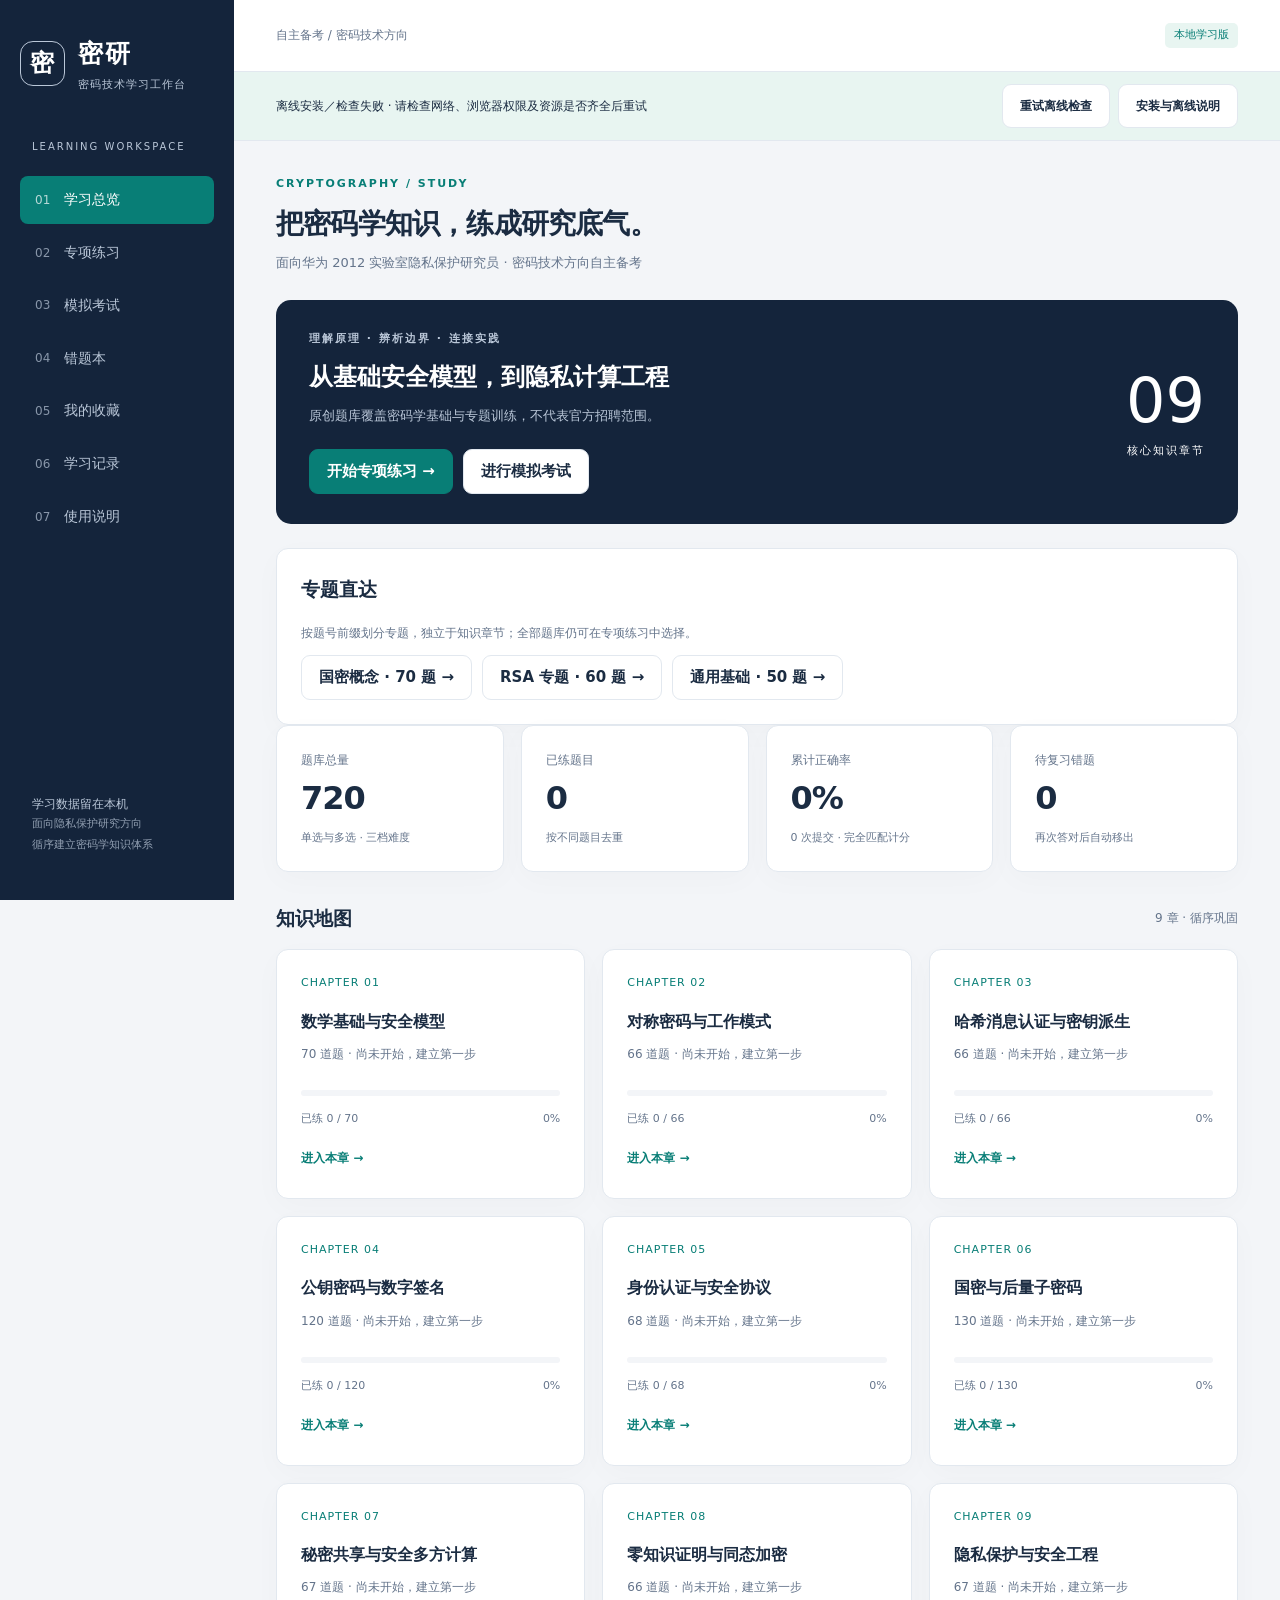
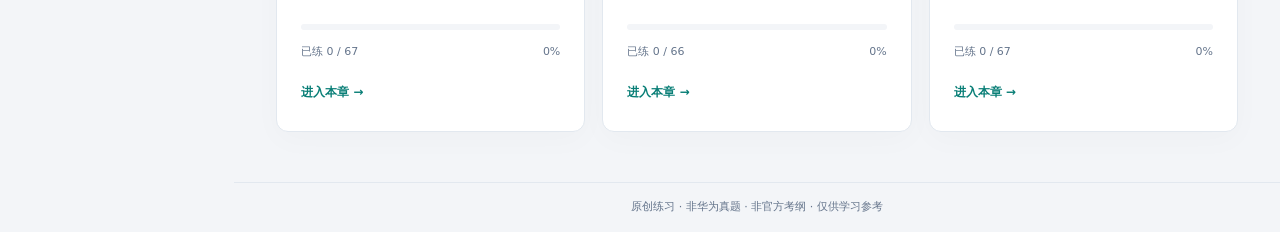
<file: index.html>
<!-- Generated by Trae Work -->
<!DOCTYPE html>
<html lang="zh-CN">
<head>
<meta charset="UTF-8">
<meta name="viewport" content="width=device-width,initial-scale=1,viewport-fit=cover">
<meta name="color-scheme" content="light">
<meta name="theme-color" content="#14243b">
<meta name="apple-mobile-web-app-capable" content="yes">
<meta name="apple-mobile-web-app-status-bar-style" content="default">
<meta name="apple-mobile-web-app-title" content="密研">
<title>密研 · 密码技术学习工作台</title>
<link rel="manifest" id="app-manifest">
<link rel="icon" type="image/png" sizes="192x192" href="icons/icon-192.png">
<link rel="apple-touch-icon" sizes="180x180" href="icons/apple-touch-icon.png">
<link rel="stylesheet" href="styles.css">
</head>
<body>
<aside class="sidebar"><a class="brand" href="#home"><span class="brand-mark">密</span><span>密研<small>密码技术学习工作台</small></span></a><div class="side-label">LEARNING WORKSPACE</div><nav aria-label="主导航" id="nav"></nav><div class="side-bottom">学习数据留在本机<p>面向隐私保护研究方向<br>循序建立密码学知识体系</p></div></aside>
<div class="workspace"><header class="topbar"><span>自主备考 / 密码技术方向</span><span class="badge">本地学习版</span></header>
<section class="platform-bar" aria-label="安装与离线状态">
<span id="platform-status" role="status" aria-live="polite">正在检查离线支持</span>
<div class="platform-actions"><button id="platform-retry" type="button" hidden>重试离线检查</button><button id="platform-help-toggle" type="button" aria-expanded="false" aria-controls="platform-help">安装与离线说明</button></div>
<div id="platform-help" class="platform-help" hidden>
<p><strong>Mac：</strong>本地文件可直接刷题；安装为应用请使用 HTTPS 网站，在支持的 Safari 中选择“文件 → 添加到程序坞”，或使用浏览器提供的安装菜单。</p>
<p><strong>iPhone：</strong>请在 Safari 打开 HTTPS 地址，点“分享 → 添加到主屏幕”。这里的按钮仅展示说明，不会替你完成系统安装。</p>
<p>首次联网访问后，须等到显示“离线就绪”再断网。应用只缓存自身静态资源，不上传学习记录；记录存于当前浏览器或主屏幕应用的本地存储，两者可能不共享。清理网站数据、系统回收存储或隐私浏览可能使缓存和记录丢失，请定期导出备份。</p>
<p>发现新版本时不会打断答题或强制刷新。请先完成考试并保存／导出记录，再关闭此应用的全部窗口和标签页后重新打开；联网等待更新完成。不要在答题中刷新。</p>
</div>
</section>
<div id="storage-warning" class="warning" role="alert" hidden></div><main id="app" tabindex="-1"></main><footer class="footer">原创练习 · 非华为真题 · 非官方考纲 · 仅供学习参考</footer></div><div id="toast" role="status" aria-live="polite"></div><input id="import-file" type="file" accept="application/json,.json" hidden><noscript>请启用 JavaScript 后使用此离线学习软件。</noscript>
<script src="bank-expanded.js"></script><script src="app.js"></script><script src="platform.js"></script>
</body></html>
</file>
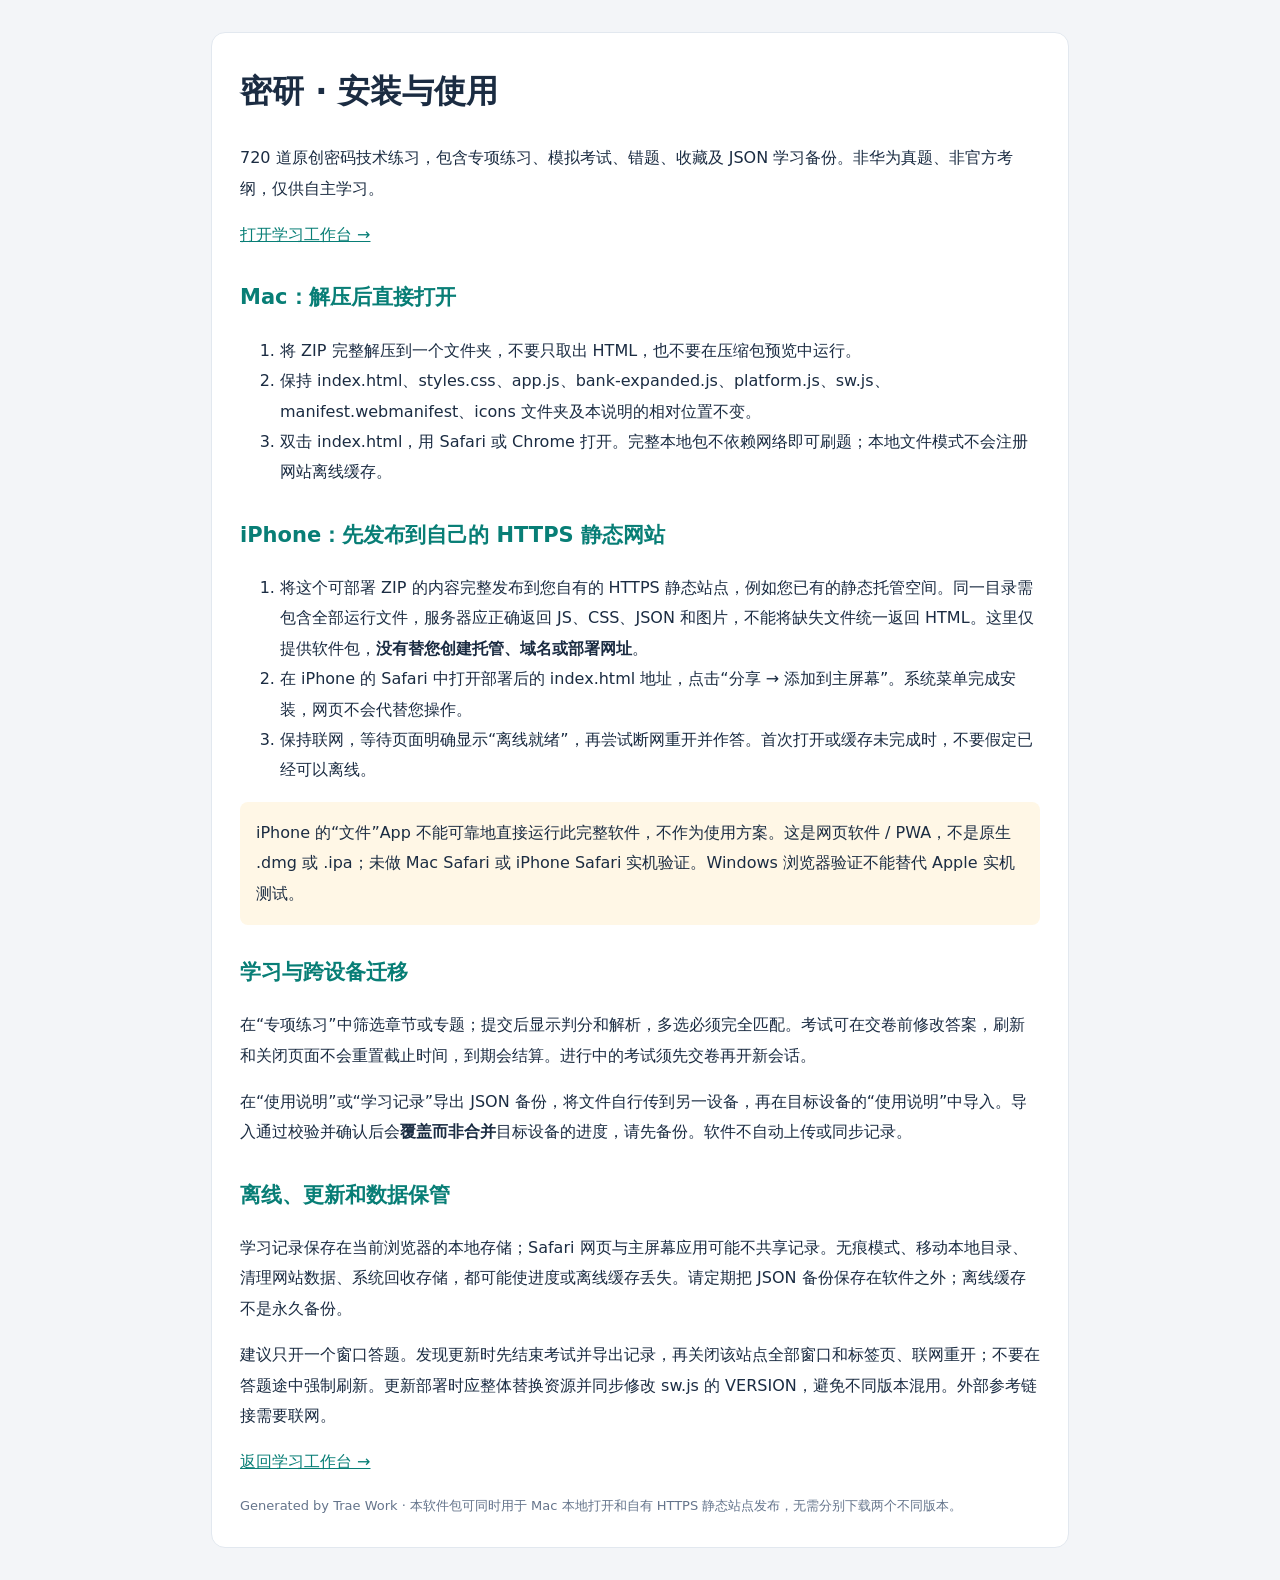
<file: 安装与使用.html>
<!-- Generated by Trae Work -->
<!DOCTYPE html>
<html lang="zh-CN"><head><meta charset="UTF-8"><meta name="viewport" content="width=device-width,initial-scale=1"><title>密研 · 安装与使用</title><link rel="icon" href="data:,"><style>body{margin:0;background:#f3f5f8;color:#1b2c42;font:16px/1.9 system-ui,"PingFang SC","Microsoft YaHei",sans-serif;overflow-wrap:anywhere}main{max-width:800px;margin:32px auto;padding:28px;background:white;border:1px solid #e2e8ef;border-radius:14px}h1{margin-top:0}h2{font-size:21px;color:#087e76;margin-top:28px}a{color:#087e76}code{background:#f3f5f8;padding:2px 5px}.note{background:#fff7e6;padding:16px;border-radius:8px}footer{color:#64748b;font-size:13px}@media(max-width:600px){main{margin:12px;padding:20px}}</style></head><body><main><h1>密研 · 安装与使用</h1><p>720 道原创密码技术练习，包含专项练习、模拟考试、错题、收藏及 JSON 学习备份。非华为真题、非官方考纲，仅供自主学习。</p><p><a href="index.html">打开学习工作台 →</a></p><h2>Mac：解压后直接打开</h2><ol><li>将 ZIP 完整解压到一个文件夹，不要只取出 HTML，也不要在压缩包预览中运行。</li><li>保持 index.html、styles.css、app.js、bank-expanded.js、platform.js、sw.js、manifest.webmanifest、icons 文件夹及本说明的相对位置不变。</li><li>双击 index.html，用 Safari 或 Chrome 打开。完整本地包不依赖网络即可刷题；本地文件模式不会注册网站离线缓存。</li></ol><h2>iPhone：先发布到自己的 HTTPS 静态网站</h2><ol><li>将这个可部署 ZIP 的内容完整发布到您自有的 HTTPS 静态站点，例如您已有的静态托管空间。同一目录需包含全部运行文件，服务器应正确返回 JS、CSS、JSON 和图片，不能将缺失文件统一返回 HTML。这里仅提供软件包，<strong>没有替您创建托管、域名或部署网址</strong>。</li><li>在 iPhone 的 Safari 中打开部署后的 index.html 地址，点击“分享 → 添加到主屏幕”。系统菜单完成安装，网页不会代替您操作。</li><li>保持联网，等待页面明确显示“离线就绪”，再尝试断网重开并作答。首次打开或缓存未完成时，不要假定已经可以离线。</li></ol><p class="note">iPhone 的“文件”App 不能可靠地直接运行此完整软件，不作为使用方案。这是网页软件 / PWA，不是原生 .dmg 或 .ipa；未做 Mac Safari 或 iPhone Safari 实机验证。Windows 浏览器验证不能替代 Apple 实机测试。</p><h2>学习与跨设备迁移</h2><p>在“专项练习”中筛选章节或专题；提交后显示判分和解析，多选必须完全匹配。考试可在交卷前修改答案，刷新和关闭页面不会重置截止时间，到期会结算。进行中的考试须先交卷再开新会话。</p><p>在“使用说明”或“学习记录”导出 JSON 备份，将文件自行传到另一设备，再在目标设备的“使用说明”中导入。导入通过校验并确认后会<strong>覆盖而非合并</strong>目标设备的进度，请先备份。软件不自动上传或同步记录。</p><h2>离线、更新和数据保管</h2><p>学习记录保存在当前浏览器的本地存储；Safari 网页与主屏幕应用可能不共享记录。无痕模式、移动本地目录、清理网站数据、系统回收存储，都可能使进度或离线缓存丢失。请定期把 JSON 备份保存在软件之外；离线缓存不是永久备份。</p><p>建议只开一个窗口答题。发现更新时先结束考试并导出记录，再关闭该站点全部窗口和标签页、联网重开；不要在答题途中强制刷新。更新部署时应整体替换资源并同步修改 sw.js 的 VERSION，避免不同版本混用。外部参考链接需要联网。</p><p><a href="index.html">返回学习工作台 →</a></p><footer>Generated by Trae Work · 本软件包可同时用于 Mac 本地打开和自有 HTTPS 静态站点发布，无需分别下载两个不同版本。</footer></main></body></html>
</file>
<file: styles.css>
[hidden]{display:none!important}.platform-bar{display:flex;flex-wrap:wrap;align-items:center;justify-content:space-between;gap:10px;padding:12px 42px;background:#e8f5f1;border-bottom:1px solid #e2e8ef;font-size:12px;overflow-wrap:anywhere}.platform-actions{display:flex;flex-wrap:wrap;gap:8px}.platform-actions button{font-size:12px;min-height:44px}.platform-help{flex-basis:100%;max-width:900px;line-height:1.9}.platform-help p:last-child{margin-bottom:0}body{overflow-wrap:anywhere}.workspace,main,.card,.option>span{min-width:0}.numbers{max-height:360px;overflow-y:auto;overscroll-behavior:contain;scroll-padding:4px;padding:4px}.sidebar{padding-top:max(33px,env(safe-area-inset-top));padding-left:max(20px,env(safe-area-inset-left))}.footer{padding-bottom:max(15px,env(safe-area-inset-bottom))}@media(max-width:760px){.sidebar{padding:16px;padding-top:max(16px,env(safe-area-inset-top));padding-left:max(16px,env(safe-area-inset-left));padding-right:max(16px,env(safe-area-inset-right))}.platform-bar{padding:12px max(17px,env(safe-area-inset-right)) 12px max(17px,env(safe-area-inset-left))}.topbar{gap:8px}main{padding-left:max(17px,env(safe-area-inset-left));padding-right:max(17px,env(safe-area-inset-right));padding-bottom:max(35px,env(safe-area-inset-bottom))}button,.nav-item,summary,.chapter-card button{min-height:44px}input,select,textarea,input[type=search]{font-size:16px}.nav-item{display:flex;align-items:center}.option{min-height:48px}.numbers{grid-template-columns:repeat(auto-fit,minmax(44px,1fr));max-height:280px}.number{min-width:44px;min-height:44px}.option input{min-width:20px;min-height:20px}.question-bottom,.actions{max-width:100%}.question-bottom button,.actions button{max-width:100%;white-space:normal}.stat{min-width:0}.platform-help{font-size:13px}#toast{bottom:max(26px,env(safe-area-inset-bottom))}}@media(max-width:390px){.card,.question-card{padding:16px}.hero{padding:20px}.stat{padding:14px}.topbar{font-size:11px}.question-bottom{gap:8px}}:root{--bg:#f3f5f8;--surface:#fff;--ink:#1b2c42;--muted:#64748b;--line:#e2e8ef;--accent:#087e76;--tint:#e8f5f1;--nav:#14243b;--navtext:#bac7d8;--bad:#b53b44;--badtint:#fff0f0;--warm:#fff7e6;--shadow:0 8px 30px #15263c06;--font:"Microsoft YaHei","PingFang SC",system-ui,sans-serif}*{box-sizing:border-box}body{margin:0;background:var(--bg);color:var(--ink);font:15px/1.7 var(--font)}button,input,select{font:inherit}button,a,input,select{touch-action:manipulation}button{cursor:pointer;border:1px solid var(--line);border-radius:9px;background:var(--surface);color:var(--ink);padding:9px 17px;font-weight:600}button:hover{border-color:var(--accent);color:var(--accent)}button:disabled{opacity:.45;cursor:not-allowed}button.primary{background:var(--accent);border-color:var(--accent);color:var(--surface)}button.danger{color:var(--bad)}a{color:var(--accent);text-decoration:none}a:hover{text-decoration:underline}:focus-visible{outline:3px solid var(--accent);outline-offset:3px}.sidebar{width:234px;position:fixed;inset:0 auto 0 0;background:var(--nav);color:var(--navtext);padding:33px 20px;display:flex;flex-direction:column}.brand{display:flex;gap:13px;align-items:center;color:var(--surface);font-size:25px;font-weight:700;letter-spacing:2px}.brand:hover{text-decoration:none}.brand small{display:block;font-size:11px;font-weight:400;letter-spacing:1px;color:var(--navtext)}.brand-mark{display:grid;place-items:center;width:45px;height:45px;border:1px solid var(--navtext);border-radius:13px;font-size:24px}.side-label{font-size:10px;letter-spacing:2px;margin:44px 12px 16px}.nav-item{display:flex;align-items:center;gap:14px;color:var(--navtext);border-radius:8px;padding:12px 15px;margin:5px 0;font-size:14px}.nav-item:hover,.nav-item.active{background:var(--accent);color:var(--surface);text-decoration:none}.nav-symbol{font-size:12px;opacity:.7}.side-bottom{margin-top:auto;padding:25px 12px 0;font-size:12px}.side-bottom p{font-size:11px;line-height:1.9;opacity:.75}.status-dot{display:inline-block;width:6px;height:6px;border-radius:50%;background:var(--tint);margin-right:5px}.workspace{margin-left:234px}.topbar{height:72px;display:flex;justify-content:space-between;align-items:center;padding:0 42px;border-bottom:1px solid var(--line);background:var(--surface);font-size:12px;color:var(--muted)}main{max-width:1440px;margin:auto;padding:34px 42px 50px;min-height:calc(100vh - 135px)}h1,h2,h3,p{margin-top:0}h1{font-size:28px;letter-spacing:-.8px;line-height:1.4;margin-bottom:9px}h2{font-size:19px;margin-bottom:17px}h3{font-size:16px;margin-bottom:9px}.eyebrow{font-size:11px;font-weight:700;letter-spacing:2px;color:var(--accent);margin-bottom:10px}.muted,.subtitle{color:var(--muted)}.subtitle{font-size:13px;margin-bottom:26px}.page-heading{display:flex;align-items:center;justify-content:space-between;gap:20px}.badge,.tag{display:inline-block;border-radius:5px;padding:3px 9px;background:var(--bg);color:var(--muted);font-size:11px;font-weight:500}.badge{background:var(--tint);color:var(--accent)}.hero{background:var(--nav);color:var(--surface);border-radius:15px;padding:30px 33px;margin-bottom:24px;display:flex;justify-content:space-between;gap:25px;align-items:center}.hero h2{font-size:24px;line-height:1.5;margin-bottom:10px}.hero p{font-size:13px;color:var(--navtext);margin-bottom:0}.hero .eyebrow{color:var(--navtext)}.hero-number{font-size:62px;line-height:1.1;font-weight:300;text-align:right}.hero-number small{display:block;font-size:11px;font-weight:400;margin-top:9px;letter-spacing:2px}.stats{display:grid;grid-template-columns:repeat(4,1fr);gap:17px;margin-bottom:30px}.stat,.card{background:var(--surface);border:1px solid var(--line);border-radius:12px;box-shadow:var(--shadow)}.stat{padding:21px 24px}.stat label{font-size:12px;color:var(--muted)}.stat strong{display:block;font-size:32px;line-height:1.6;letter-spacing:-1px}.stat small{font-size:11px;color:var(--muted)}.section-heading{display:flex;align-items:center;justify-content:space-between;margin:26px 0 15px}.section-heading h2{margin:0}.grid{display:grid;grid-template-columns:repeat(3,1fr);gap:17px}.card{padding:24px}.chapter-number{font-size:11px;letter-spacing:1px;color:var(--accent);margin-bottom:15px}.chapter-card h3{min-height:27px}.chapter-card p{font-size:12px;color:var(--muted)}progress{width:100%;height:6px;border:0;border-radius:6px;overflow:hidden;accent-color:var(--accent);background:var(--bg)}progress::-webkit-progress-bar{background:var(--bg)}progress::-webkit-progress-value{background:var(--accent)}.chapter-meta{display:flex;justify-content:space-between;font-size:11px;color:var(--muted);margin:8px 0 15px}.chapter-card button{padding:5px 0;border:0;font-size:12px;color:var(--accent)}.actions{display:flex;gap:10px;align-items:center;flex-wrap:wrap}.resume{display:flex;justify-content:space-between;align-items:center;gap:15px;background:var(--tint);border:1px solid var(--line);padding:17px 22px;border-radius:10px;margin-bottom:24px}.filters{display:grid;grid-template-columns:repeat(3,1fr);gap:20px}.field{display:flex;flex-direction:column;gap:7px;font-size:12px;color:var(--muted)}input[type=search],select{width:100%;padding:10px 11px;border:1px solid var(--line);border-radius:8px;background:var(--surface);color:var(--ink)}.filter-footer{display:flex;justify-content:space-between;gap:15px;align-items:center;margin-top:25px;border-top:1px solid var(--line);padding-top:22px}.notice{font-size:13px;padding:15px 20px;background:var(--warm);border-radius:9px;margin:20px 0}.warning{background:var(--warm);color:var(--bad);padding:15px 30px}.question-layout{display:grid;grid-template-columns:minmax(0,1fr) 240px;gap:24px;margin-top:20px}.question-card{padding:29px}.question-title{font-size:19px;line-height:1.85;margin:24px 0;white-space:pre-wrap;overflow-wrap:anywhere}.question-meta{display:flex;gap:8px;align-items:center;flex-wrap:wrap}.option{display:flex;gap:13px;align-items:flex-start;padding:15px 16px;border:1px solid var(--line);border-radius:10px;margin:12px 0;cursor:pointer;overflow-wrap:anywhere;white-space:pre-wrap}.option.selected{border-color:var(--accent);background:var(--tint)}.option.correct{border-color:var(--accent);background:var(--tint)}.option.incorrect{border-color:var(--bad);background:var(--badtint)}.option input{accent-color:var(--accent);margin-top:6px;flex-shrink:0}.option-letter{font-weight:700;color:var(--muted)}.question-bottom{display:flex;justify-content:space-between;gap:10px;margin-top:25px;flex-wrap:wrap}.explanation{margin-top:24px;padding:22px;background:var(--tint);border-radius:10px;font-size:14px;overflow-wrap:anywhere}.explanation.wrong{background:var(--badtint)}.explanation p{white-space:pre-wrap;margin-bottom:10px}.explanation .tags{margin:15px 0}.question-side{align-self:start;position:sticky;top:20px}.numbers{display:grid;grid-template-columns:repeat(5,1fr);gap:7px;margin:15px 0}.number{padding:7px 0;font-size:12px;border-radius:6px}.number.done{background:var(--tint);color:var(--accent)}.number.wrong{background:var(--badtint);color:var(--bad)}.number.current{border:2px solid var(--accent)}.legend{font-size:11px;color:var(--muted)}.timer{font-size:28px;font-variant-numeric:tabular-nums;color:var(--accent);font-weight:700}.timer.urgent{color:var(--bad)}.empty{text-align:center;padding:65px 20px}.empty h2{font-size:21px}.list-row{padding:20px 0;border-bottom:1px solid var(--line);display:flex;justify-content:space-between;align-items:center;gap:18px}.list-row:last-child{border:0}.list-row p{margin:5px 0;color:var(--muted);font-size:12px}.list-row strong{font-size:14px}.list-text{min-width:0;overflow-wrap:anywhere}.list-row button{flex-shrink:0}.report-score{font-size:52px;font-weight:700;color:var(--accent)}details{border-bottom:1px solid var(--line);padding:18px 0}summary{cursor:pointer;line-height:1.8;overflow-wrap:anywhere}summary .badge{margin-right:9px}.reference{padding:14px 0;border-bottom:1px solid var(--line)}.reference a{overflow-wrap:anywhere}.help p,.help li{font-size:14px;line-height:1.95}.help h2{margin-top:28px}.help h2:first-child{margin-top:0}.footer{text-align:center;color:var(--muted);font-size:11px;padding:15px 20px;border-top:1px solid var(--line)}#toast{position:fixed;bottom:26px;left:50%;transform:translateX(-50%);background:var(--nav);color:var(--surface);padding:12px 23px;border-radius:9px;box-shadow:var(--shadow);z-index:10;display:none;max-width:90vw;font-size:13px}.small{font-size:12px}.mt{margin-top:22px}.text-bad{color:var(--bad)}.full{width:100%}@media(max-width:1150px){.sidebar{width:205px;padding:26px 14px}.workspace{margin-left:205px}main{padding:28px}.topbar{padding:0 28px}.grid{grid-template-columns:repeat(2,1fr)}.question-layout{grid-template-columns:minmax(0,1fr) 200px}.stats{gap:10px}.stat{padding:17px}}@media(max-width:760px){.sidebar{position:static;width:auto;padding:16px}.brand{font-size:21px}.brand-mark{width:36px;height:36px}.brand small{font-size:10px}.side-label,.side-bottom{display:none}nav{display:flex;overflow-x:auto;margin-top:14px;gap:6px}.nav-item{white-space:nowrap;padding:8px 12px;margin:0;font-size:12px}.nav-symbol{display:none}.workspace{margin:0}.topbar{height:48px;padding:0 18px}main{padding:24px 17px 35px}.hero{padding:24px}.hero h2{font-size:20px}.hero-number{display:none}h1{font-size:24px}.stats{grid-template-columns:repeat(2,1fr)}.stat strong{font-size:29px}.grid,.filters{grid-template-columns:1fr}.question-layout{display:flex;flex-direction:column}.question-side{position:static;order:2}.numbers{grid-template-columns:repeat(10,1fr)}.question-card{padding:20px}.question-title{font-size:17px}.card{padding:20px}.page-heading{align-items:flex-start;flex-wrap:wrap}.resume,.filter-footer{align-items:flex-start;flex-direction:column}.list-row{align-items:flex-start;flex-wrap:wrap}.question-bottom button{padding:9px 12px}.hero .actions{margin-top:18px}.hero{display:block}}@media(prefers-reduced-motion:no-preference){button,a{transition:background .15s,border-color .15s}}@media print{.sidebar,.topbar,.footer,.actions,button{display:none!important}.workspace{margin:0}main{padding:0}.card{box-shadow:none}details{break-inside:avoid}.platform-bar{display:none!important}}
/* Keep platform and touch overrides after the original responsive rules. */
.sidebar{padding-top:max(33px,env(safe-area-inset-top));padding-left:max(20px,env(safe-area-inset-left))}.footer{padding-bottom:max(15px,env(safe-area-inset-bottom))}@media(max-width:760px){.sidebar{padding-top:max(16px,env(safe-area-inset-top));padding-left:max(16px,env(safe-area-inset-left));padding-right:max(16px,env(safe-area-inset-right))}main{padding-left:max(17px,env(safe-area-inset-left));padding-right:max(17px,env(safe-area-inset-right));padding-bottom:max(35px,env(safe-area-inset-bottom))}input,select,textarea,input[type=search]{font-size:16px}.numbers{grid-template-columns:repeat(auto-fit,minmax(44px,1fr))}#toast{bottom:max(26px,env(safe-area-inset-bottom))}}@media(max-width:390px){.card,.question-card{padding:16px}.hero{padding:20px}.stat{padding:14px}.topbar{font-size:11px}}
</file>
